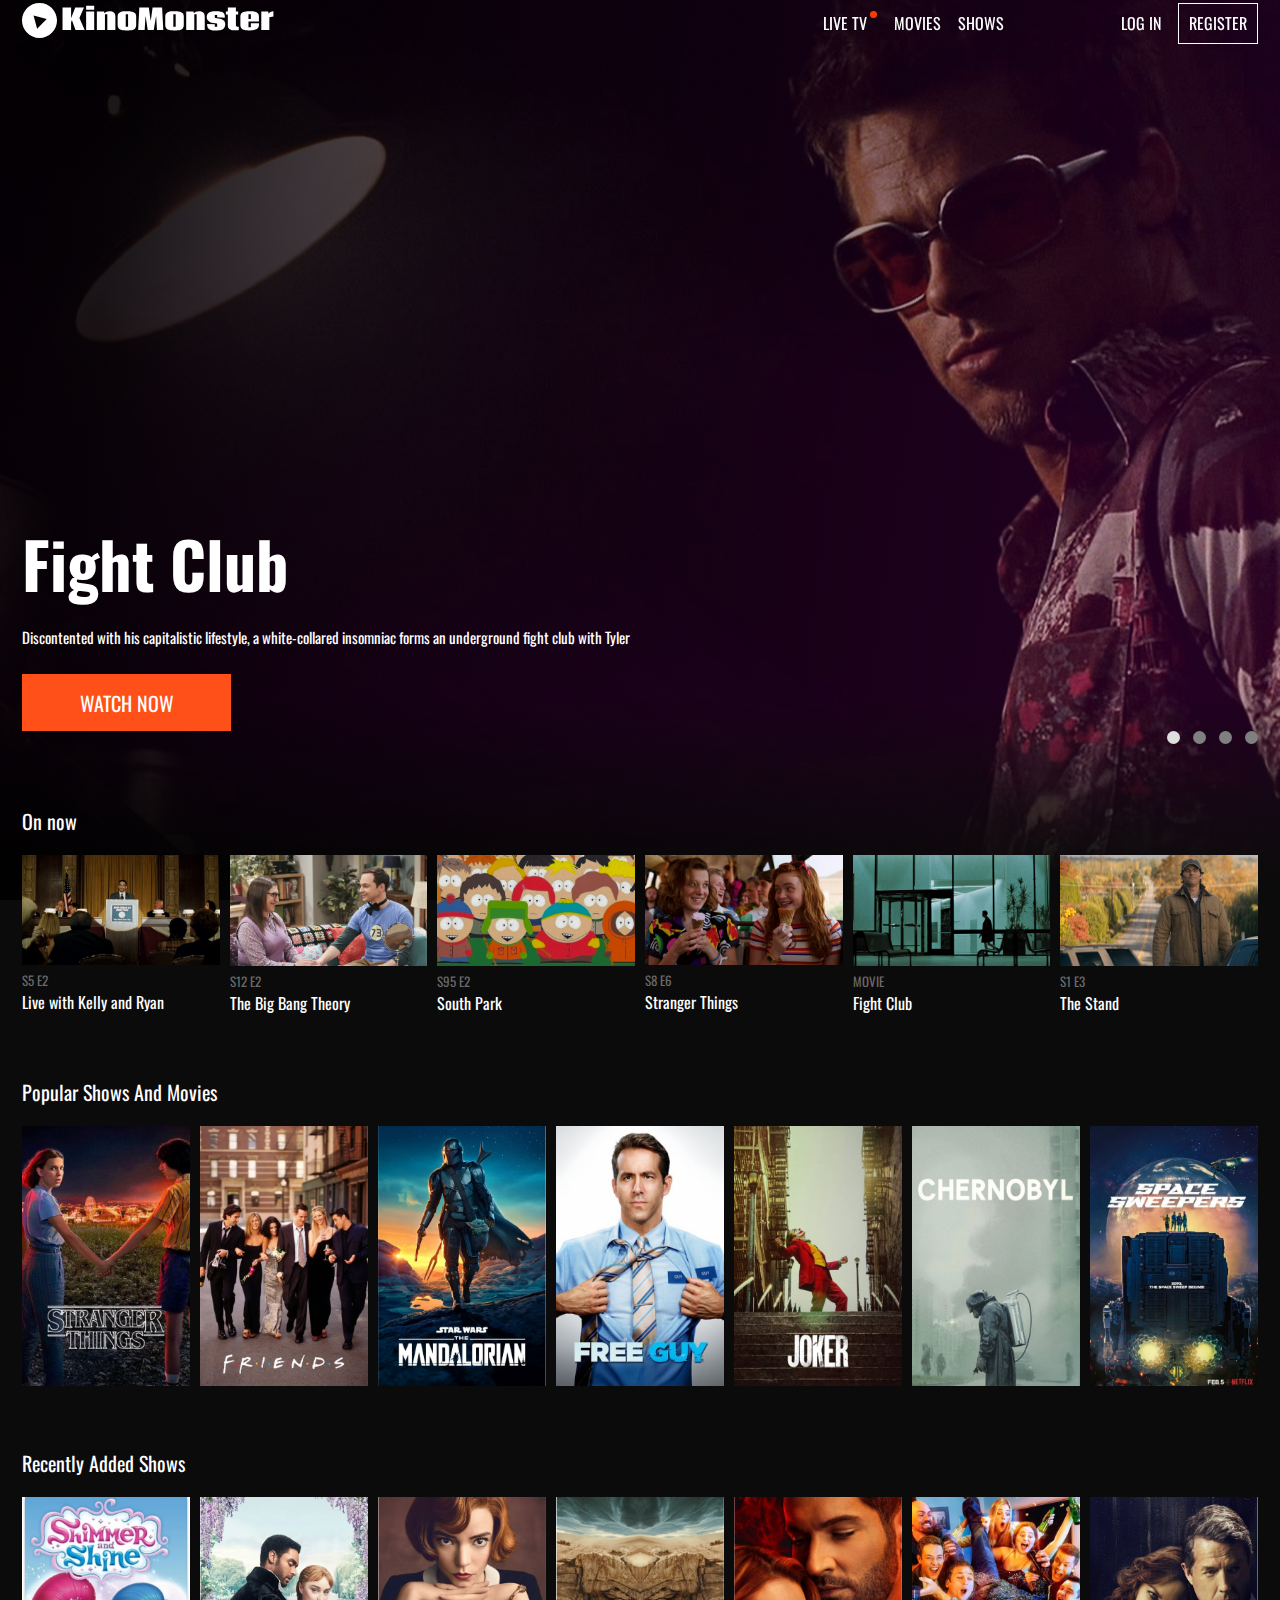
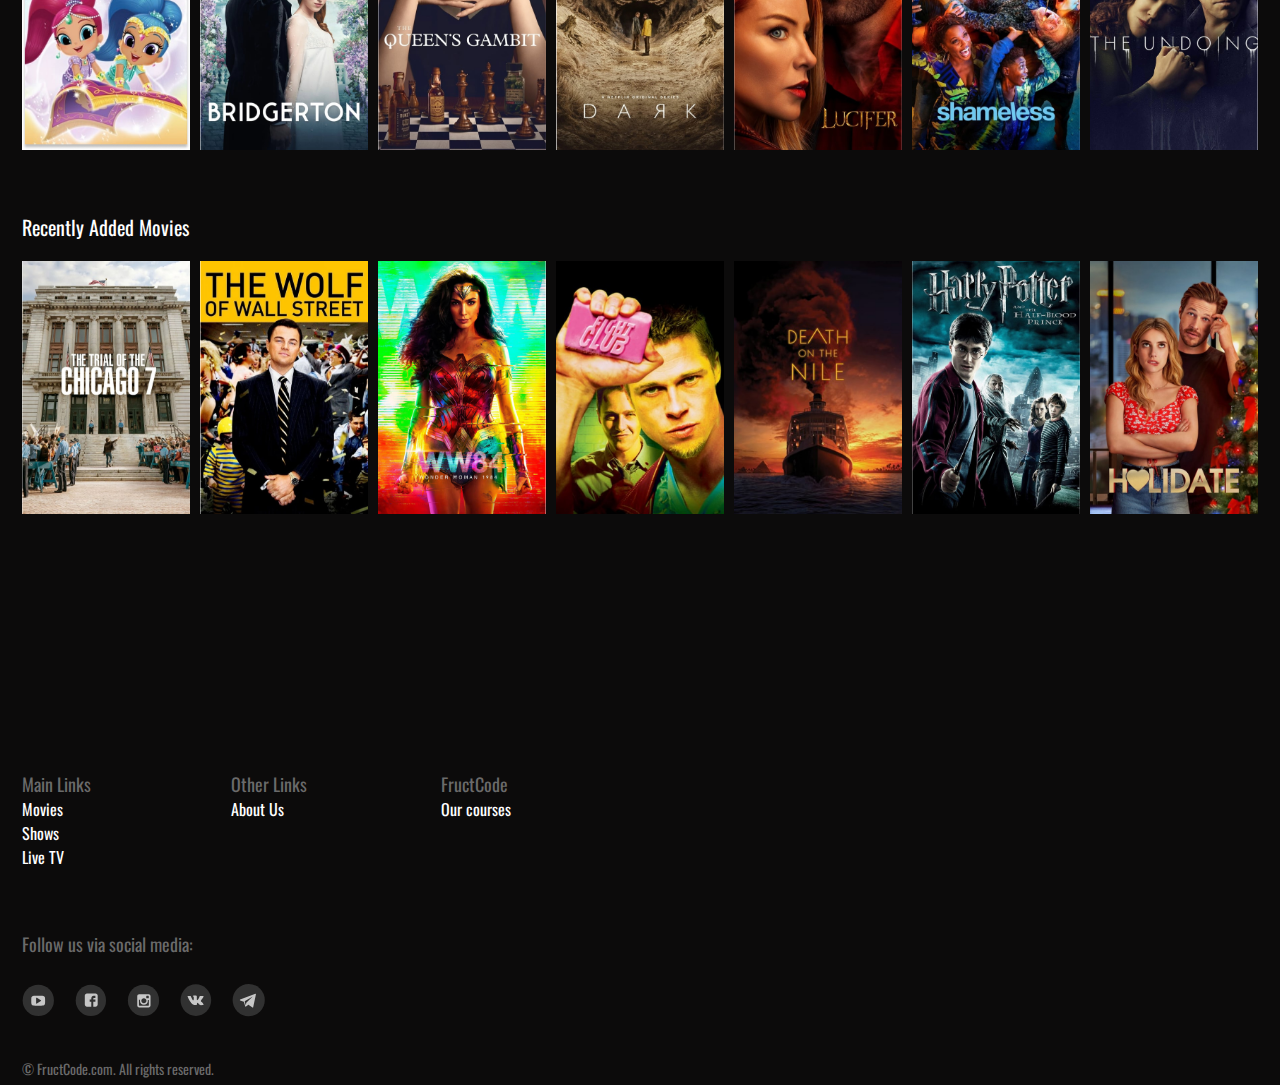
<file: index.html>
<!DOCTYPE html>
<html lang="en">
<head>
    <meta charset="UTF-8">
    <meta http-equiv="X-UA-Compatible" content="IE=edge">
    <meta name="viewport" content="width=device-width, initial-scale=1.0">
    <title>Kinomonstr | grid</title>
    <link rel="stylesheet" href="assets/css/style.css">
</head>
<body>

    <header>
        <nav class="header-nav nav-desktop">
            <div class="header-nav-elements default-container">
                <ul>
                    <li>
                        <a href="#" class="logo"><img src="assets/img/Logo.svg" alt="Logo"></a>
                    </li>
                </ul>
                <ul class="second-menu">
                    <li><a href="#">LIVE TV</a></li>
                    <li><a href="#">MOVIES</a></li>
                    <li><a href="#">SHOWS</a></li>
                    <li><a href="form.html">LOG IN</a></li>
                    <li><a href="register.html">REGISTER</a></li>
                </ul>
            </div>
        </nav>

        <nav class="nav-mobile">
            <div class="header-nav-elements-mobile">
                <ul>
                    <li class="humburger"><img src="assets/img/MenuIcon.svg" alt=""></li>
                    <li>
                        <a href="#" class="logo"><img src="assets/img/Logo.svg" alt="Logo"></a>
                    </li>
                </ul>
                <ul class="second-menu-mobile">
                    <li><a href="#">LIVE TV</a></li>
                    <li><a href="#">MOVIES</a></li>
                    <li><a href="#">SHOWS</a></li>
                    <li><a href="#">LOG IN</a></li>
                    <li><a href="#">REGISTER</a></li>
                </ul>
            </div>
        </nav>
    </header>

    <main>

        <section>
            <ul class="hero">
                <li>
                    <img class="main-slider-img" src="assets/img/hero/fight-club-cover-fructcode_4 1.png" alt="">
                    <div class="default-container">
                        <div class="hero-movie">
                            <p>Fight Club</p>
                            <p>Discontented with his capitalistic lifestyle, a white-collared insomniac forms an underground fight club with Tyler</p>
                            <button>WATCH NOW</button>
                        </div>
                    </div>
                </li>

                <li>
                    <img class="main-slider-img" src="assets/img/hero/joker.png" alt="">
                    <div class="default-container">
                        <div class="hero-movie">
                            <p>Joker</p>
                            <p>Discontented with his capitalistic lifestyle, a white-collared insomniac forms an underground fight club with Tyler</p>
                            <button onclick="location.href='movie.html'">WATCH NOW</button>
                        </div>
                    </div>
                </li>

                <li>
                    <img class="main-slider-img" src="assets/img/hero/no-country-for-old-men.jpg" alt="">
                    <div class="default-container">
                        <div class="hero-movie">
                            <p>No country for old men</p>
                            <p>Discontented with his capitalistic lifestyle, a white-collared insomniac forms an underground fight club with Tyler</p>
                            <button>WATCH NOW</button>
                        </div>
                    </div>
                </li>

                <li>
                    <img class="main-slider-img" src="assets/img/hero/bladerunner.jpg" alt="">
                    <div class="default-container">
                        <div class="hero-movie">
                            <p>Bladrunner</p>
                            <p>Discontented with his capitalistic lifestyle, a white-collared insomniac forms an underground fight club with Tyler</p>
                            <button>WATCH NOW</button>
                        </div>
                    </div>
                </li>
            </ul>

            <div class="default-container">
                <div class="next-main-slider-dots">
                    <span class="active"></span>
                    <span></span>
                    <span></span>
                    <span></span>
                </div>
            </div>
            <div class="fader-bg">
                <div class="fader-gradient-0"></div>
                <div class="fader-gradient-1"></div>
            </div>
        </section>

        <section class="default-container">
            <p class="label-p">On now</p>
            <div class="posters-now">
                <div class="pstr-now">
                    <img src="assets/img/posters/2/live-with-kelly-fructcode.jpg" alt="">
                    <div class="pstr-now-lbls">
                        <p>S5 E2</p>
                        <p>Live with Kelly and Ryan</p>
                    </div>
                </div>
                <div class="pstr-now">
                    <img src="assets/img/posters/2/bbt-fructcode.jpg" alt="">
                    <div class="pstr-now-lbls">
                        <p>S12 E2 </p>
                        <p>The Big Bang Theory</p>
                    </div>
                </div>
                <div class="pstr-now">
                    <img src="assets/img/posters/2/s-park-fructcode.jpg" alt="">
                    <div class="pstr-now-lbls">
                        <p>S95 E2 </p>
                        <p>South Park</p>
                    </div>
                </div>
                <div class="pstr-now">
                    <img src="assets/img/posters/2/stranger-things-s-3-fructcode.jpg" alt="">
                    <div class="pstr-now-lbls">
                        <p>S8 E6</p>
                        <p>Stranger Things</p>
                    </div>
                </div>
                <div class="pstr-now">
                    <img src="assets/img/posters/2/fclub-fructcode.jpg" alt="">
                    <div class="pstr-now-lbls">
                        <p>MOVIE</p>
                        <p>Fight Club</p>
                    </div>
                </div>
                <div class="pstr-now">
                    <img src="assets/img/posters/2/stands-fructcode.jpg" alt="">
                    <div class="pstr-now-lbls">
                        <p>S1 E3</p>
                        <p>The Stand</p>
                    </div>
                </div>
            </div>
        </section>


        <section class="default-container">
            <p class="label-p">Popular Shows And Movies</p>
            <div class="posters">
                <div class="pstr"><img src="assets/img/posters/1/stranger-things-fructcode-kinomonster.jpg" alt="странные дела"></div>
                <div class="pstr"><img src="assets/img/posters/1/friends-fructcode.jpg" alt="друзья"></div>
                <div class="pstr"><img src="assets/img/posters/1/mand-fructcode.jpg" alt="мандалориан"></div>
                <div class="pstr"><img src="assets/img/posters/1/free-guy-fructcode.jpg" alt="свободный парень"></div>
                <div class="pstr"><a href="movie.html"><img src="assets/img/posters/1/joker-fructcode.jpg" alt="джокер"></a></div>
                <div class="pstr"><img src="assets/img/posters/1/chernobyl-fructcode.jpg" alt="чернобыль"></div>
                <div class="pstr"><img src="assets/img/posters/1/space-sweepers-fructcode.jpg" alt="спейс свипер"></div>
            </div>
        </section>

        <section class="default-container">
            <p class="label-p">Recently Added Shows</p>
            <div class="posters">
                <div class="pstr"><img src="assets/img/posters/1/shimmer-fructcode.jpg" alt="какой то мультик"></div>
                <div class="pstr"><img src="assets/img/posters/1/bridgerton-fructcode.jpg" alt="бринджитрон"></div>
                <div class="pstr"><img src="assets/img/posters/1/queens-gambit-fructcode.jpg" alt="шахматистка наркоманка"></div>
                <div class="pstr"><img src="assets/img/posters/1/dark-fructcode.jpg" alt="тьма"></div>
                <div class="pstr"><img src="assets/img/posters/1/lucifer-fructcode.jpg" alt="люцифер"></div>
                <div class="pstr"><img src="assets/img/posters/1/shameless-fructcode.jpg" alt="тихоня"></div>
                <div class="pstr"><img src="assets/img/posters/1/the-undoing-fructcode.jpg" alt="бездействие"></div>
            </div>
        </section>

        <section class="default-container">
            <p class="label-p">Recently Added Movies</p>
            <div class="posters">
                <div class="pstr"><img src="assets/img/posters/1/the-trial-of-chicago-fructcode.jpg" alt="чикаго"></div>
                <div class="pstr"><img src="assets/img/posters/1/the-wolf-of-wall-street-fructcode.jpg" alt="волк дикаприо"></div>
                <div class="pstr"><img src="assets/img/posters/1/ww-84-fructcode.jpg" alt="женщина"></div>
                <div class="pstr"><img src="assets/img/posters/1/fight-club-fructcode.jpg" alt="детский фильм"></div>
                <div class="pstr"><img src="assets/img/posters/1/death-on-the-nile-fructcode.jpg" alt="смерть на ногте"></div>
                <div class="pstr"><img src="assets/img/posters/1/harry-potter-fructcode.jpg" alt="гп"></div>
                <div class="pstr"><img src="assets/img/posters/1/holidate-fructcode.jpg" alt="каникулы"></div>
            </div>
        </section>
    </main>

    <footer>
        <div class="footer-wrapper default-container">
            <div class="f-item">
                <p>Main Links</p>
                <ul>
                    <li>Movies</li>
                    <li>Shows</li>
                    <li>Live TV</li>
                </ul>
            </div>
            <div class="f-item">
                <p>Other Links</p>
                <ul>
                    <li>About Us</li>
                </ul>
            </div>
            <div class="f-item">
                <p>FructCode</p>
                <ul>
                    <li>Our courses</li>
                </ul>
            </div>
        </div>


        <div class="footer-social default-container">
            <p>Follow us via social media:</p>
            <a href="#"><img src="assets/img/youtube.svg" alt="social"></a>
            <a href="#"><img src="assets/img/facebook.svg" alt="social"></a>
            <a href="#"><img src="assets/img/instagramm.svg" alt="social"></a>
            <a href="#"><img src="assets/img/vk.svg" alt="social"></a>
            <a href="#"><img src="assets/img/telegramm.svg" alt="social"></a>
        </div>

        <div class="default-container">
            <div class="footer-copytext">© FructCode.com. All rights reserved.</div>
        </div>
    </footer>
    
<script src="assets/script.js"></script>    
</body>
</html>
</file>
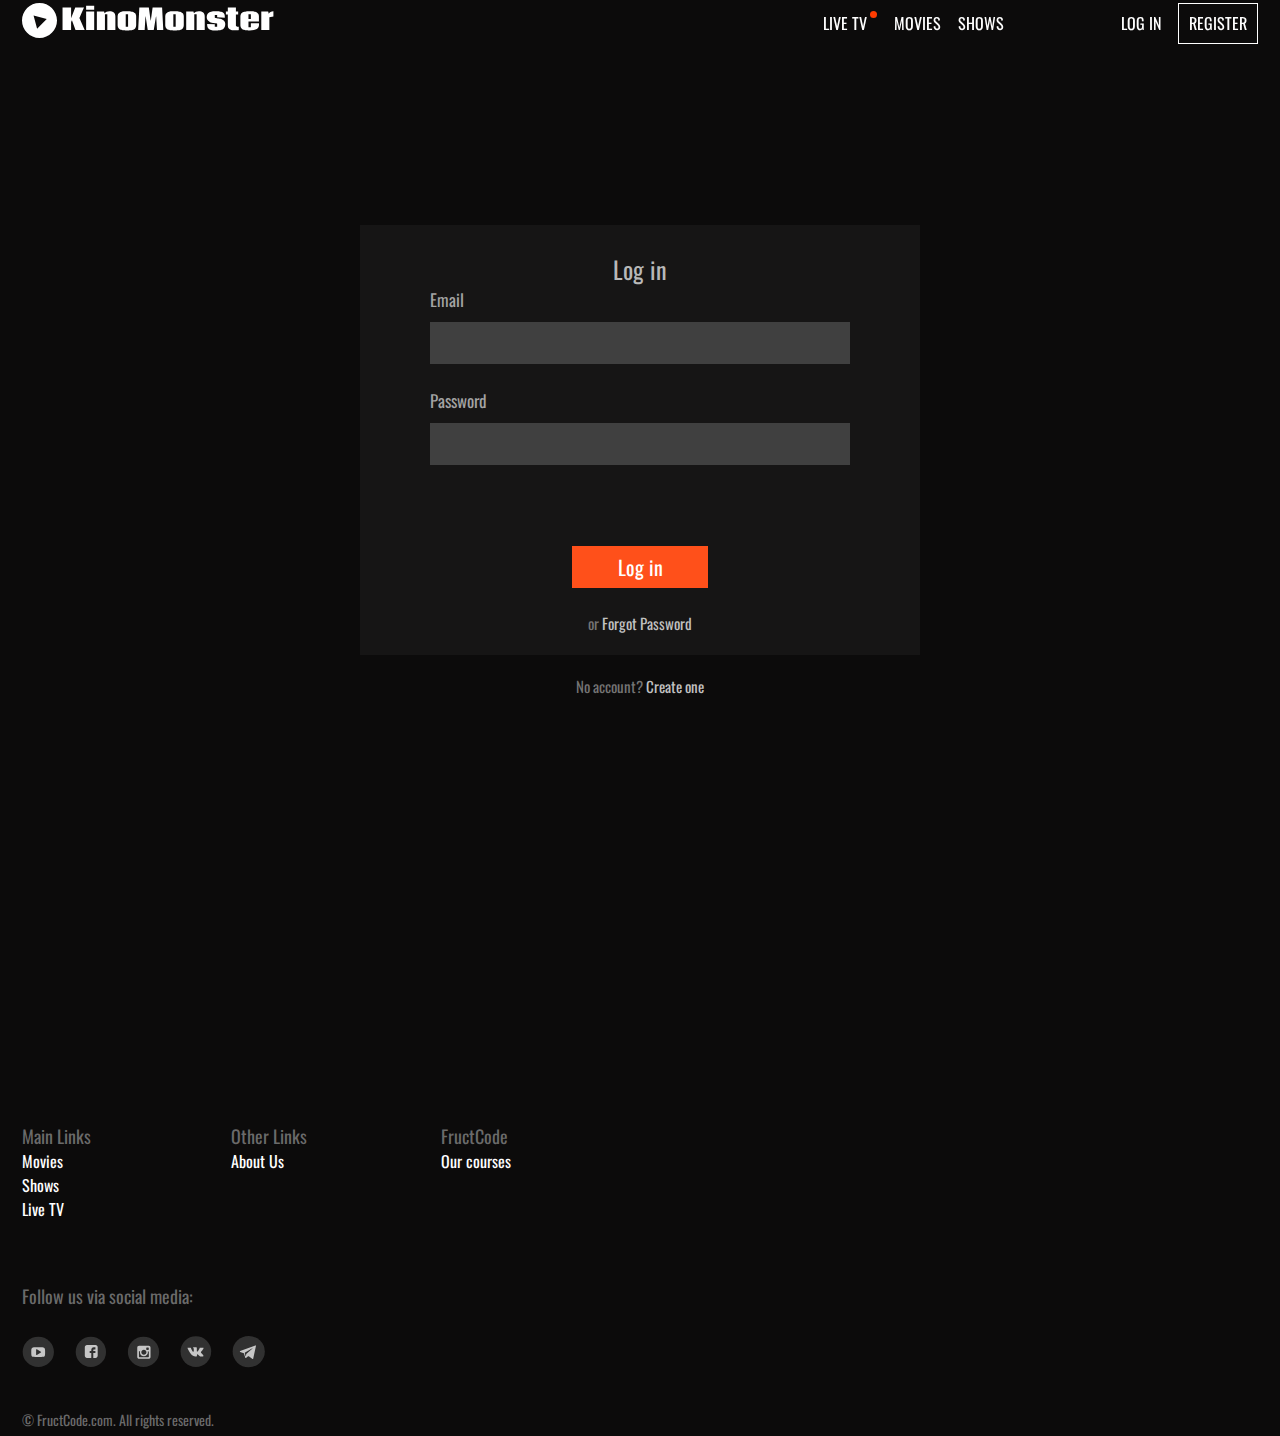
<file: form.html>
<!DOCTYPE html>
<html lang="en">
<head>
    <meta charset="UTF-8">
    <meta http-equiv="X-UA-Compatible" content="IE=edge">
    <meta name="viewport" content="width=device-width, initial-scale=1.0">
    <title>Kinomonstr | grid | Registration</title>
    <link rel="stylesheet" href="assets/css/style.css">
</head>
<body>

    <header>
        <nav class="header-nav nav-desktop">
            <div class="header-nav-elements default-container">
                <ul>
                    <li>
                        <a href="index.html" class="logo"><img src="assets/img/Logo.svg" alt="Logo"></a>
                    </li>
                </ul>
                <ul class="second-menu">
                    <li><a href="#">LIVE TV</a></li>
                    <li><a href="#">MOVIES</a></li>
                    <li><a href="#">SHOWS</a></li>
                    <li><a href="form.html">LOG IN</a></li>
                    <li><a href="register.html">REGISTER</a></li>
                </ul>
            </div>
        </nav>

        <nav class="nav-mobile">
            <div class="header-nav-elements-mobile">
                <ul>
                    <li class="humburger"><img src="assets/img/MenuIcon.svg" alt=""></li>
                    <li>
                        <a href="index.html" class="logo"><img src="assets/img/Logo.svg" alt="Logo"></a>
                    </li>
                </ul>
                <ul class="second-menu-mobile">
                    <li><a href="#">LIVE TV</a></li>
                    <li><a href="#">MOVIES</a></li>
                    <li><a href="#">SHOWS</a></li>
                    <li><a href="#">LOG IN</a></li>
                    <li><a href="#">REGISTER</a></li>
                </ul>
            </div>
        </nav>
    </header>

    <main>
        <section class="login">
            <div class="form-container">

                <p>Log in</p>

                <form action="#">
                  <label for="email">Email</label>  
                  <input type="email" name="email">
                  <label for="password">Password</label>  
                  <input type="password" name="password">
                  <input type="submit" value="Log in">
                </form>

                <p>or <span>Forgot Password</span></p>
            </div>
            <p>No account? <span>Create one</span></p>
        </section>
        
    </main>

    <footer>
        <div class="footer-wrapper default-container">
            <div class="f-item">
                <p>Main Links</p>
                <ul>
                    <li>Movies</li>
                    <li>Shows</li>
                    <li>Live TV</li>
                </ul>
            </div>
            <div class="f-item">
                <p>Other Links</p>
                <ul>
                    <li>About Us</li>
                </ul>
            </div>
            <div class="f-item">
                <p>FructCode</p>
                <ul>
                    <li>Our courses</li>
                </ul>
            </div>
        </div>


        <div class="footer-social default-container">
            <p>Follow us via social media:</p>
            <a href="#"><img src="assets/img/youtube.svg" alt="social"></a>
            <a href="#"><img src="assets/img/facebook.svg" alt="social"></a>
            <a href="#"><img src="assets/img/instagramm.svg" alt="social"></a>
            <a href="#"><img src="assets/img/vk.svg" alt="social"></a>
            <a href="#"><img src="assets/img/telegramm.svg" alt="social"></a>
        </div>

        <div class="default-container">
            <div class="footer-copytext">© FructCode.com. All rights reserved.</div>
        </div>
    </footer>
    
<script src="assets/script2.js"></script>    
</body>
</html>
</file>
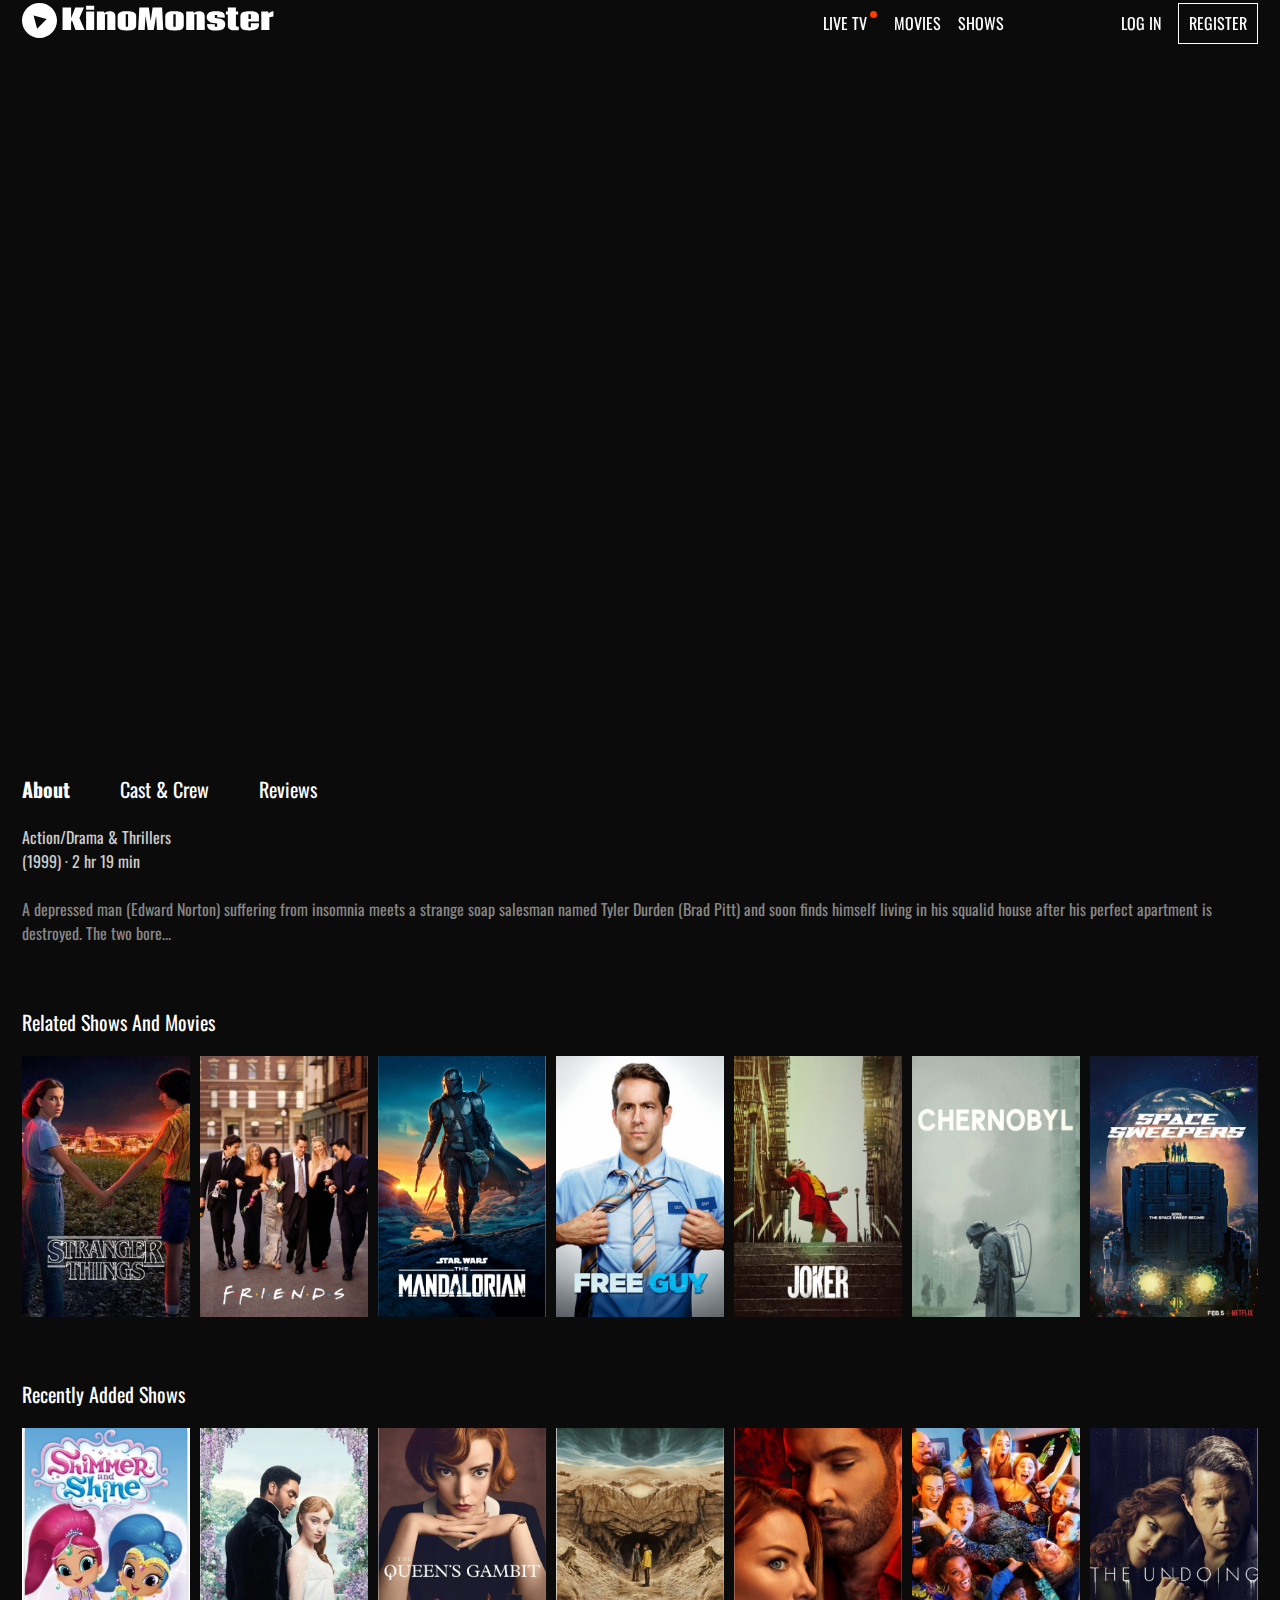
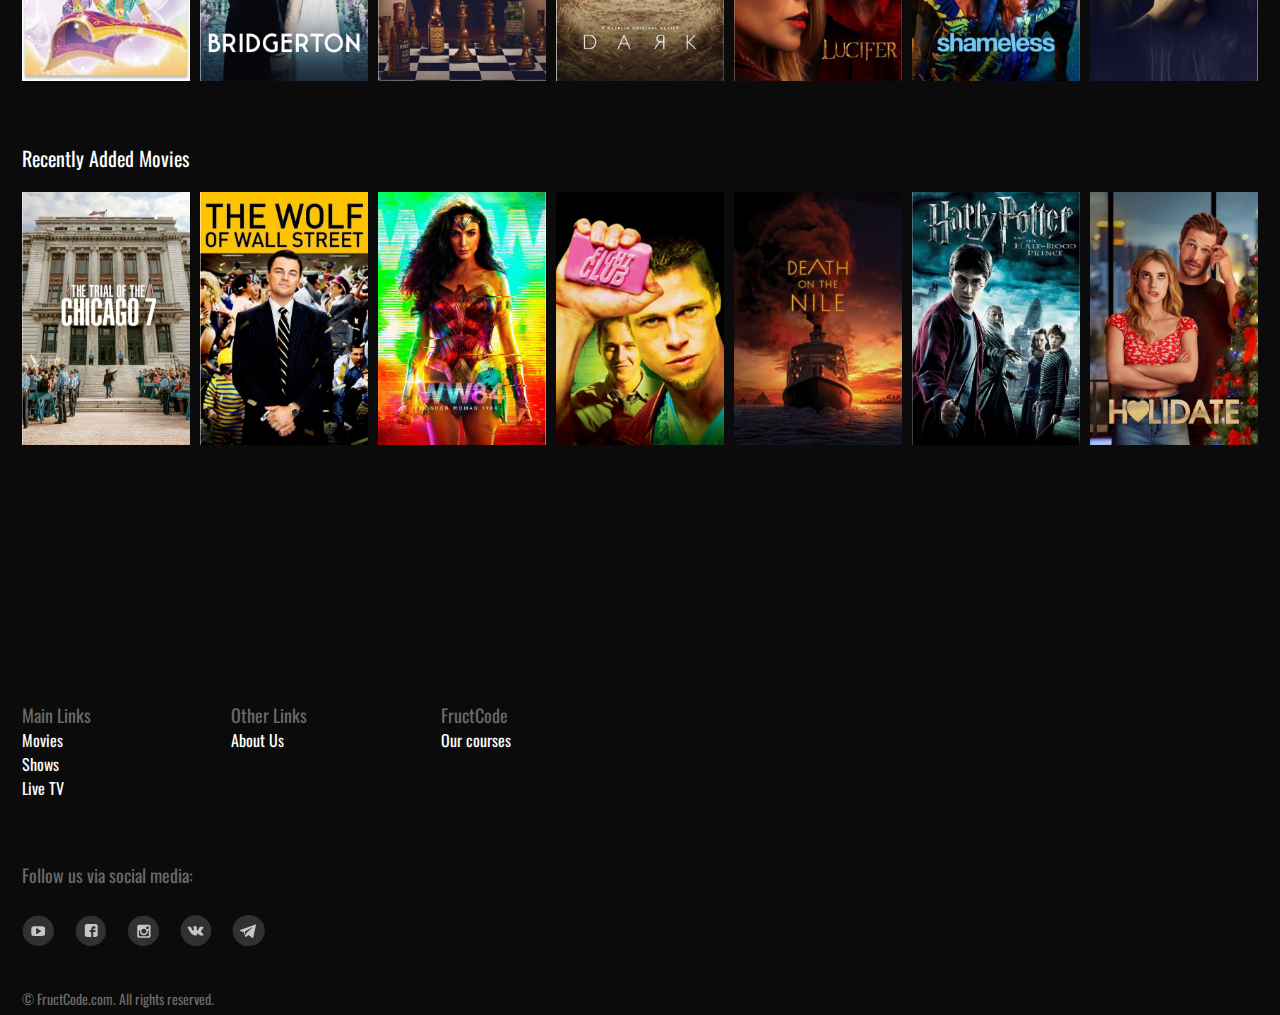
<file: movie.html>
<!DOCTYPE html>
<html lang="en">
<head>
    <meta charset="UTF-8">
    <meta http-equiv="X-UA-Compatible" content="IE=edge">
    <meta name="viewport" content="width=device-width, initial-scale=1.0">
    <title>Kinomonstr | grid | Joker</title>
    <link rel="stylesheet" href="assets/css/style.css">
</head>
<body>

    <header>
        <nav class="header-nav nav-desktop">
            <div class="header-nav-elements default-container">
                <ul>
                    <li>
                        <a href="index.html" class="logo"><img src="assets/img/Logo.svg" alt="Logo"></a>
                    </li>
                </ul>
                <ul class="second-menu">
                    <li><a href="#">LIVE TV</a></li>
                    <li><a href="#">MOVIES</a></li>
                    <li><a href="#">SHOWS</a></li>
                    <li><a href="#">LOG IN</a></li>
                    <li><a href="#">REGISTER</a></li>
                </ul>
            </div>
        </nav>

        <nav class="nav-mobile">
            <div class="header-nav-elements-mobile">
                <ul>
                    <li class="humburger"><img src="assets/img/MenuIcon.svg" alt=""></li>
                    <li>
                        <a href="index.html" class="logo"><img src="assets/img/Logo.svg" alt="Logo"></a>
                    </li>
                </ul>
                <ul class="second-menu-mobile">
                    <li><a href="#">LIVE TV</a></li>
                    <li><a href="#">MOVIES</a></li>
                    <li><a href="#">SHOWS</a></li>
                    <li><a href="form.html">LOG IN</a></li>
                    <li><a href="register.html">REGISTER</a></li>
                </ul>
            </div>
        </nav>
    </header>

    <main>

        <section class="default-container">
            <div class="player">
                <iframe src="https://www.youtube.com/embed/VCMaJLwChfs" title="YouTube video player" frameborder="0" allow="accelerometer; autoplay; clipboard-write; encrypted-media; gyroscope; picture-in-picture" allowfullscreen></iframe>
            </div>
        </section>

        <section class="default-container">
            <ul class="tabs-titels">
                <li class="active">About</li>
                <li>Cast & Crew</li>
                <li>Reviews</li>
            </ul>
        
        <div class="tabs">
            <div class="tab">
                <p>Action/Drama & Thrillers</p>
                <p>(1999) · 2 hr 19 min</p>
                <p>A depressed man (Edward Norton) suffering from insomnia meets a strange soap salesman named Tyler Durden (Brad Pitt) and soon finds himself living in his squalid house after his perfect apartment is destroyed. The two bore...</p>
            </div>
            <div class="tab">Cast & Crew</div>
            <div class="tab">Reviews</div>
        </div>
        </section>


        <section class="default-container">
            <p class="label-p">Related Shows And Movies</p>
            <div class="posters">
                <div class="pstr"><img src="assets/img/posters/1/stranger-things-fructcode-kinomonster.jpg" alt="странные дела"></div>
                <div class="pstr"><img src="assets/img/posters/1/friends-fructcode.jpg" alt="друзья"></div>
                <div class="pstr"><img src="assets/img/posters/1/mand-fructcode.jpg" alt="мандалориан"></div>
                <div class="pstr"><img src="assets/img/posters/1/free-guy-fructcode.jpg" alt="свободный парень"></div>
                <div class="pstr"><img src="assets/img/posters/1/joker-fructcode.jpg" alt="джокер"></div>
                <div class="pstr"><img src="assets/img/posters/1/chernobyl-fructcode.jpg" alt="чернобыль"></div>
                <div class="pstr"><img src="assets/img/posters/1/space-sweepers-fructcode.jpg" alt="спейс свипер"></div>
            </div>
        </section>

        <section class="default-container">
            <p class="label-p">Recently Added Shows</p>
            <div class="posters">
                <div class="pstr"><img src="assets/img/posters/1/shimmer-fructcode.jpg" alt="какой то мультик"></div>
                <div class="pstr"><img src="assets/img/posters/1/bridgerton-fructcode.jpg" alt="бринджитрон"></div>
                <div class="pstr"><img src="assets/img/posters/1/queens-gambit-fructcode.jpg" alt="шахматистка наркоманка"></div>
                <div class="pstr"><img src="assets/img/posters/1/dark-fructcode.jpg" alt="тьма"></div>
                <div class="pstr"><img src="assets/img/posters/1/lucifer-fructcode.jpg" alt="люцифер"></div>
                <div class="pstr"><img src="assets/img/posters/1/shameless-fructcode.jpg" alt="тихоня"></div>
                <div class="pstr"><img src="assets/img/posters/1/the-undoing-fructcode.jpg" alt="бездействие"></div>
            </div>
        </section>

        <section class="default-container">
            <p class="label-p">Recently Added Movies</p>
            <div class="posters">
                <div class="pstr"><img src="assets/img/posters/1/the-trial-of-chicago-fructcode.jpg" alt="чикаго"></div>
                <div class="pstr"><img src="assets/img/posters/1/the-wolf-of-wall-street-fructcode.jpg" alt="волк дикаприо"></div>
                <div class="pstr"><img src="assets/img/posters/1/ww-84-fructcode.jpg" alt="женщина"></div>
                <div class="pstr"><img src="assets/img/posters/1/fight-club-fructcode.jpg" alt="детский фильм"></div>
                <div class="pstr"><img src="assets/img/posters/1/death-on-the-nile-fructcode.jpg" alt="смерть на ногте"></div>
                <div class="pstr"><img src="assets/img/posters/1/harry-potter-fructcode.jpg" alt="гп"></div>
                <div class="pstr"><img src="assets/img/posters/1/holidate-fructcode.jpg" alt="каникулы"></div>
            </div>
        </section>
    </main>

    <footer>
        <div class="footer-wrapper default-container">
            <div class="f-item">
                <p>Main Links</p>
                <ul>
                    <li>Movies</li>
                    <li>Shows</li>
                    <li>Live TV</li>
                </ul>
            </div>
            <div class="f-item">
                <p>Other Links</p>
                <ul>
                    <li>About Us</li>
                </ul>
            </div>
            <div class="f-item">
                <p>FructCode</p>
                <ul>
                    <li>Our courses</li>
                </ul>
            </div>
        </div>


        <div class="footer-social default-container">
            <p>Follow us via social media:</p>
            <a href="#"><img src="assets/img/youtube.svg" alt="social"></a>
            <a href="#"><img src="assets/img/facebook.svg" alt="social"></a>
            <a href="#"><img src="assets/img/instagramm.svg" alt="social"></a>
            <a href="#"><img src="assets/img/vk.svg" alt="social"></a>
            <a href="#"><img src="assets/img/telegramm.svg" alt="social"></a>
        </div>

        <div class="default-container">
            <div class="footer-copytext">© FructCode.com. All rights reserved.</div>
        </div>
    </footer>
    
<script src="assets/script2.js"></script>    
</body>
</html>
</file>
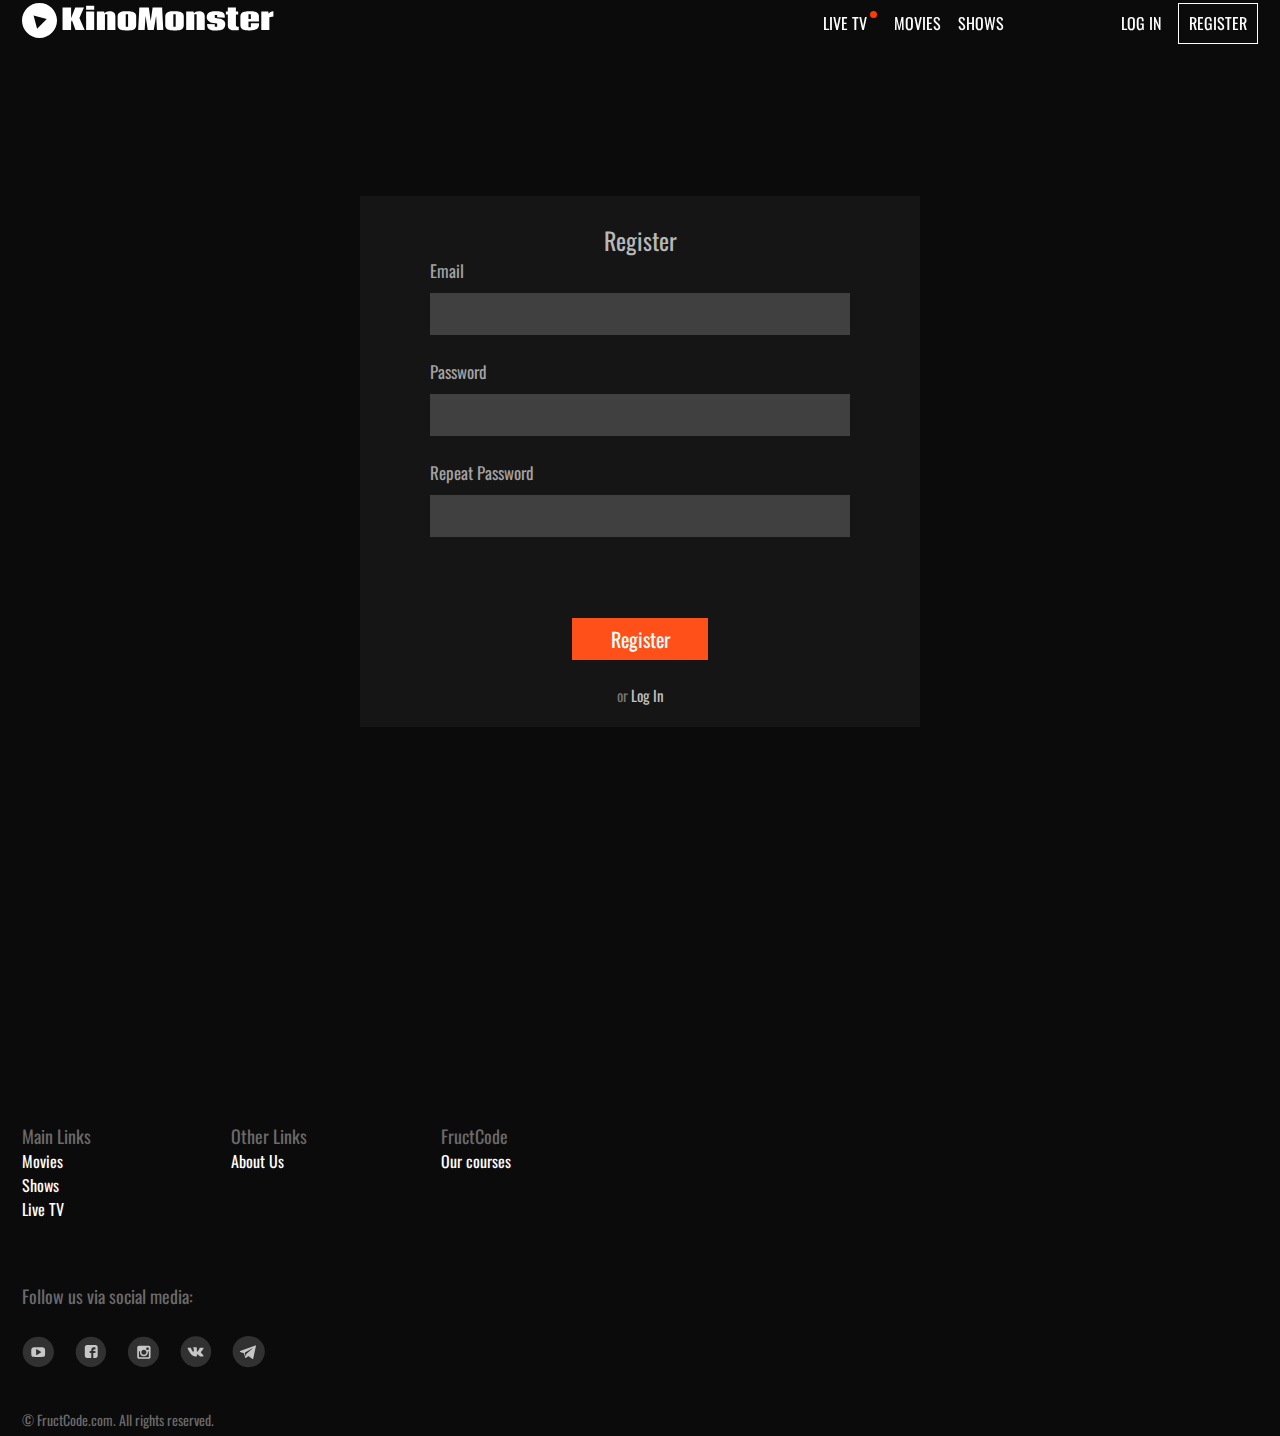
<file: register.html>
<!DOCTYPE html>
<html lang="en">
<head>
    <meta charset="UTF-8">
    <meta http-equiv="X-UA-Compatible" content="IE=edge">
    <meta name="viewport" content="width=device-width, initial-scale=1.0">
    <title>Kinomonstr | grid | Registration</title>
    <link rel="stylesheet" href="assets/css/style.css">
</head>
<body>

    <header>
        <nav class="header-nav nav-desktop">
            <div class="header-nav-elements default-container">
                <ul>
                    <li>
                        <a href="index.html" class="logo"><img src="assets/img/Logo.svg" alt="Logo"></a>
                    </li>
                </ul>
                <ul class="second-menu">
                    <li><a href="#">LIVE TV</a></li>
                    <li><a href="#">MOVIES</a></li>
                    <li><a href="#">SHOWS</a></li>
                    <li><a href="#">LOG IN</a></li>
                    <li><a href="#">REGISTER</a></li>
                </ul>
            </div>
        </nav>

        <nav class="nav-mobile">
            <div class="header-nav-elements-mobile">
                <ul>
                    <li class="humburger"><img src="assets/img/MenuIcon.svg" alt=""></li>
                    <li>
                        <a href="index.html" class="logo"><img src="assets/img/Logo.svg" alt="Logo"></a>
                    </li>
                </ul>
                <ul class="second-menu-mobile">
                    <li><a href="#">LIVE TV</a></li>
                    <li><a href="#">MOVIES</a></li>
                    <li><a href="#">SHOWS</a></li>
                    <li><a href="#">LOG IN</a></li>
                    <li><a href="#">REGISTER</a></li>
                </ul>
            </div>
        </nav>
    </header>

    <main>
        <section class="login">
            <div class="form-container">

                <p>Register</p>

                <form action="#">
                  <label for="email">Email</label>  
                  <input type="email" name="email">
                  <label for="password">Password</label>  
                  <input type="password" name="password">
                  <label for="repeat_password">Repeat Password</label>  
                  <input type="password" name="repeat_password">
                  <input type="submit" value="Register">
                </form>

                <p>or <span>Log In</span></p>
            </div>
        </section>
        
    </main>

    <footer>
        <div class="footer-wrapper default-container">
            <div class="f-item">
                <p>Main Links</p>
                <ul>
                    <li>Movies</li>
                    <li>Shows</li>
                    <li>Live TV</li>
                </ul>
            </div>
            <div class="f-item">
                <p>Other Links</p>
                <ul>
                    <li>About Us</li>
                </ul>
            </div>
            <div class="f-item">
                <p>FructCode</p>
                <ul>
                    <li>Our courses</li>
                </ul>
            </div>
        </div>


        <div class="footer-social default-container">
            <p>Follow us via social media:</p>
            <a href="#"><img src="assets/img/youtube.svg" alt="social"></a>
            <a href="#"><img src="assets/img/facebook.svg" alt="social"></a>
            <a href="#"><img src="assets/img/instagramm.svg" alt="social"></a>
            <a href="#"><img src="assets/img/vk.svg" alt="social"></a>
            <a href="#"><img src="assets/img/telegramm.svg" alt="social"></a>
        </div>

        <div class="default-container">
            <div class="footer-copytext">© FructCode.com. All rights reserved.</div>
        </div>
    </footer>
    
<script src="assets/script2.js"></script>    
</body>
</html>
</file>
<file: assets/css/style.css>
@import url('https://fonts.googleapis.com/css2?family=Oswald:wght@200;300;400;500;600;700&display=swap');

*{
    margin: 0;
    padding: 0;
    box-sizing: border-box;
}

body{
    background-color: #0C0B0B;
    color: white;
    font-family: 'Oswald', sans-serif;
    overflow-x: hidden;
}

h1{

}

ul{
    list-style: none;
    padding: 0;
    margin:0;
}

a{
    color: white;
    text-decoration: none;
}
img{
    width: 100%;
    height: 100%;
}

input{
    all:unset;
}

.default-container{
    max-width: 1236px;
    margin: auto;
}

/* header */

header{
    position: sticky;
    top: 0;
    z-index: 3;
}

header .header-nav{
    display: flex;
    height: 56px;
}

header .header-nav ul{
    display: flex;
    align-items: center;
    position: relative;
}

.header-nav-elements{
    display: flex;
    width: 100%;
    justify-content: space-between;
}

ul.second-menu>li>a{
    padding: 0 0 0 17px;
}

ul.second-menu>li:last-child{
    margin-left: 17px;
}

ul.second-menu>li:last-child>a {
    display: flex;
    align-items: center;
    justify-content: center;
    padding: 0;
    border: solid 1px white;
    width: 80px;
    height: 41px;
}

ul.second-menu>li:nth-last-child(2){
    margin-left: 100px;
}

ul.second-menu>li:first-child>a::after{
    content: '';
    position: absolute;
    width: 7px;
    height: 7px;
    background-color: #FF3C00;
    border-radius: 50%;
    left: 64px;
    top: 11px;
}

ul.second-menu>li:first-child>a{
    margin-right: 10px;
}

/* main */

.main-slider-img{
    position: absolute;
    top: 0;
    object-fit: cover;
    object-position:top;
}

.hero-movie{
    height: 75vh;
    position: relative;
    display: flex;
    flex-direction: column;
    justify-content: flex-end;
    z-index: 1;
}

.hero-movie>p:first-child{
    font-size: 64px;
    font-weight: bold;
    padding-bottom: 1rem;
}

.hero-movie>p:nth-child(2){
    font-size: 15px;
    padding-bottom: 26px;
}
button{
    width: 209px;
    height: 57px;
    font-size: 20px;
    color: white;
    background-color: #FF501A;
    border: solid 0;
    font-family: 'Oswald', sans-serif;
    cursor: pointer;
}

.fader-bg{
    position: absolute;
    top: 0;
    width: 100%;
    height: 100%;
}


.fader-gradient-0{
    position: absolute;
    width: 100%;
    height: 100%;
    background: linear-gradient(180deg, rgba(0, 0, 0, 0.01) 77.36%, rgba(0, 0, 0, 0.01) 77.36%, #0C0B0B 96.82%);
}

.fader-gradient-1{
    position: absolute;
    width: 100%;
    height: 100%;
    background: linear-gradient(277.92deg, rgba(0, 0, 0, 0) 7.66%, rgba(0, 0, 0, 0.88) 89.67%);
}

.next-main-slider-dots>span{
    width: 13px;
    height: 13px;
    background-color: #808080;
    z-index: 1;
    margin-left:13px;
    border-radius: 50%;
    cursor: pointer;
}

.next-main-slider-dots{
    display: flex;
    justify-content: end;
}

.next-main-slider-dots>span.active{
    background-color: #DFDFDF;
}

.posters-now {
    display: grid;
    grid-template-columns: repeat(auto-fit, minmax(197px, 1fr));
    gap: 10px;
}

.pstr-now>img{
    height: auto;
}

.pstr-now-lbls{
    font-size: 16px;
}

.pstr-now-lbls>p:first-child{
    color: #6A6A6A;
    font-size: 13px;
}
.pstr-now{
    transition: 250ms all;
    z-index: 2;
}

.pstr-now:hover{
    cursor: pointer;
    transform: scale(1.1);
}

.label-p{
    font-size: 20px;
    color: white;
    position: relative;
}

.posters{
    display: grid;
    grid-template-columns: repeat(auto-fit, minmax(168px, 1fr));
    gap: 10px;
}

.pstr{
    background-color: salmon;
    min-width: 168px;
    min-height: 248px;
    position: relative;
    transition: 250ms all;
}

.pstr:hover{
    cursor: pointer;
    transform: scale(1.1);
}

.pstr:hover>a::after{
    content: ' ';
    position: absolute;
    right: 0;
    left: 0;
    top: 0;
    bottom: 0;
    width: 100%;
    height: 100%;
    background-image: url(../img/icon-play.svg);
    background-repeat: no-repeat;
    background-position: center;

}

.default-container>p{
    margin-top:62px;
    margin-bottom: 19px;
}

.player{
    position: relative;
    width: 100%;
}

.player iframe{
    position: absolute;
    width: 100%;
    height: 100%;
    top: 0;
    left: 0;
}

.player::after{
    display: block;
    content: ' ';
    padding-top: 56.5%;
}

.tabs-titels{
    margin-top: 20px;
    display: flex;
}

.tabs-titels>li{
    font-size: 20px;
    padding-right: 50px;
    cursor: pointer;
}

.tabs-titels li.active{
    font-weight: 700;
}

.tabs{
    margin-top: 21px;
}

.tabs p{
    color: #CDCDCD;
}

.tabs p:last-child {
    padding-top: 24px;
    color: #878787;
}

.login{
    display: flex;
    justify-content: center;
    align-items: center;
    height: 90vh;
    flex-direction: column;
}

.login .form-container{
    width: 560px;
    height: auto;
    background-color: #161515;
    padding: 26px 70px 21px 70px;
}

.login .form-container>p{
    text-align: center;
    font-size: 24px;
    color: #B8B8B8;
}

.login .form-container>form input{
    background-color: #404040;
    height: 42px;
    margin-bottom: 24px;
}

.login .form-container>form label{
    font-size: 17px;
    color: #A3A3A3;
    padding-bottom:10px;
}

.login .form-container>form{
    display: flex;
    flex-direction: column;
    justify-content: center;
}

.login .form-container>form input[type="submit"]{
    background-color: #FF501A;
    width: 136px;
    align-self: center;
    text-align: center;
    font-size: 20px;
    margin-top: 57px;
}

.login .form-container>p:last-child{
    text-align: center;
    font-size: 15px;
    color: #747474;
}

.login .form-container>p span{
    color: #C1C1C1;
}

.login>p {
    font-size: 15px;
    color: #747474;
    margin-top: 20px;
}

.login>p>span {
    color: #C1C1C1;
}
/* footer */

footer{
    margin-top: 257px;
}

.footer-wrapper{
    display: grid;
    grid-template-columns: repeat(auto-fill, minmax(181px, 1fr));
    grid-auto-rows: auto;
    gap: 20px;
}

.f-item p{
    color: #6A6A6A;
    font-size: 18px;
}

.footer-social{
    margin-top: 42px;
}

.footer-social p{
    color: #6A6A6A;
    font-size: 18px;
}

.footer-social a img{
    width: 32.57px;
    height: 32.2px;
    margin-top: 8px;
    margin-right: 16px;
}

.footer-copytext{
    font-size: 14px;
    color: #6A6A6A;
    padding: 36px 0 6px 0;
}



nav.nav-desktop{
    display: none;
}

nav.nav-mobile{
    display: none;
}

@media(min-width: 1200px){
    nav.nav-desktop{
        display: block;
    }  
}

@media(max-width: 1199px){
    nav.nav-mobile{
        display: block;
    }  
}

.header-nav-elements-mobile{
    background-color: rgba(0, 0, 0, 0.8);
}

.header-nav-elements-mobile>ul:first-child{
    display: flex;
    justify-content: space-between;
    padding: .5rem;

}

.header-nav-elements-mobile>ul:last-child{
    background-color: #434343;
    text-align: center;
    padding: 25px 25px 0 25px;
    display: none;
    position: absolute;
    width: 100%;
}

.second-menu-mobile>li{
    padding-bottom: 19px;
}

.humburger{
    cursor: pointer;
}

@media(max-width: 375px){
    .hero-movie{
        justify-content: center;
        align-items: center;
    }
    .hero-movie>p:first-child{
        text-align: center;
        font-size: 2rem;
    }
    .hero-movie>p:nth-child(2){
        text-align: center;
        font-size: 1rem; 
    }
    button{
        font-size: 0.7rem;
        width: auto;
        height: auto;
        padding: 0.5rem;
    }

    .next-main-slider-dots{
        justify-content: center;

    }
    .posters-now {
        grid-template-columns: repeat(auto-fit, minmax(130px, 1fr));
    }
}

@media(max-width: 812px){
    .hero-movie{
        justify-content: center;
        align-items: center;
    }
    .hero-movie>p:first-child{
        text-align: center;
        font-size: 3rem;
    }
    .hero-movie>p:nth-child(2){
        text-align: center;
        font-size: 1rem; 
    }
    button{
        font-size: 1rem;
        width: auto;
        height: auto;
        padding: 1rem;
    }

    .next-main-slider-dots{
        justify-content: center;

    }
    footer {
        margin-top: 135px;
        text-align: center;
    }

    .login .form-container{
        width: auto;
        margin: auto;
    }
    
    .login{
        margin-top: 70px;
        height: auto;
    }
}

@media(max-width: 1240px){
    .default-container{
        padding: 0 4%; 
    }
}
</file>
